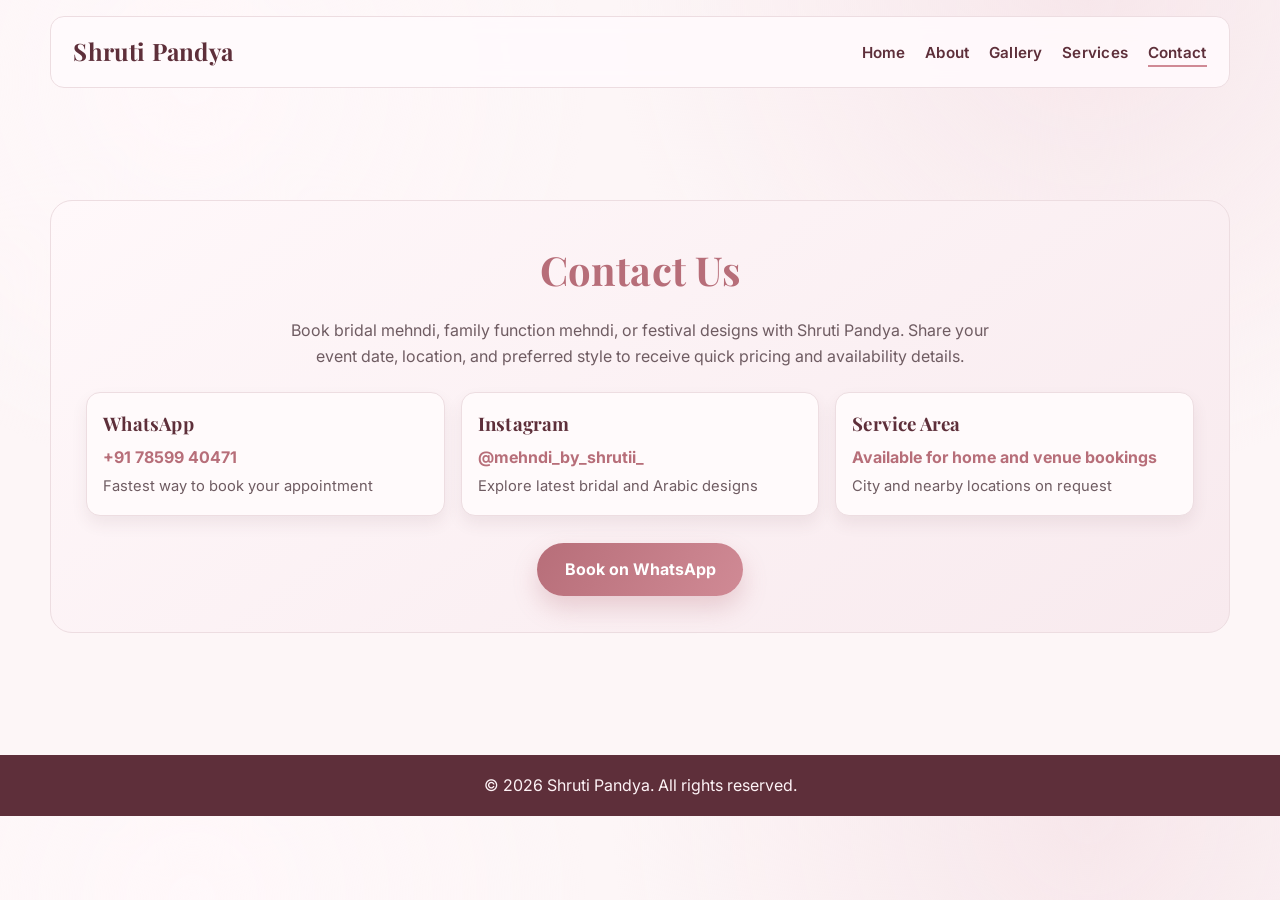
<file: contact.html>
<!DOCTYPE html>
<html lang="en">
<head>
  <meta charset="UTF-8">
  <meta name="viewport" content="width=device-width, initial-scale=1.0">
  <title>Contact | Shruti Pandya</title>
  <link rel="stylesheet" href="css/style.css">
  <link href="https://fonts.googleapis.com/css2?family=Playfair+Display:wght@500;700&family=Inter&display=swap" rel="stylesheet">
</head>
<body>

<header class="navbar">
  <div class="logo">Shruti Pandya</div>
  <button class="menu-toggle" type="button" aria-expanded="false" aria-controls="site-nav" aria-label="Open menu">
    <span></span>
    <span></span>
    <span></span>
  </button>
  <nav id="site-nav">
    <ul class="nav-links">
      <li><a href="index.html">Home</a></li>
      <li><a href="about.html">About</a></li>
      <li><a href="gallery.html">Gallery</a></li>
      <li><a href="services.html">Services</a></li>
      <li><a href="contact.html" class="active">Contact</a></li>
    </ul>
  </nav>
</header>
<div class="nav-overlay" aria-hidden="true"></div>

<section class="section contact-page">
  <div class="contact-shell">
    <div class="contact-intro">
      <h2 class="section-title contact-title">Contact Us</h2>
      <p>
        Book bridal mehndi, family function mehndi, or festival designs with
        Shruti Pandya. Share your event date, location, and preferred style to
        receive quick pricing and availability details.
      </p>
    </div>

    <div class="contact-grid">
      <a href="https://wa.me/917859940471" class="contact-card" aria-label="Chat on WhatsApp">
        <h3>WhatsApp</h3>
        <p>+91 78599 40471</p>
        <span>Fastest way to book your appointment</span>
      </a>

      <a href="https://instagram.com/mehndi_by_shrutii_" class="contact-card" target="_blank" rel="noopener noreferrer">
        <h3>Instagram</h3>
        <p>@mehndi_by_shrutii_</p>
        <span>Explore latest bridal and Arabic designs</span>
      </a>

      <div class="contact-card">
        <h3>Service Area</h3>
        <p>Available for home and venue bookings</p>
        <span>City and nearby locations on request</span>
      </div>
    </div>

    <div class="contact-cta-wrap">
      <a href="https://wa.me/917859940471" class="btn">Book on WhatsApp</a>
    </div>
  </div>
</section>

<footer class="footer">
  <p>&copy; 2026 Shruti Pandya. All rights reserved.</p>
</footer>

<script src="js/nav.js" defer></script>
<script src="js/image-preview.js" defer></script>
</body>
</html>
</file>
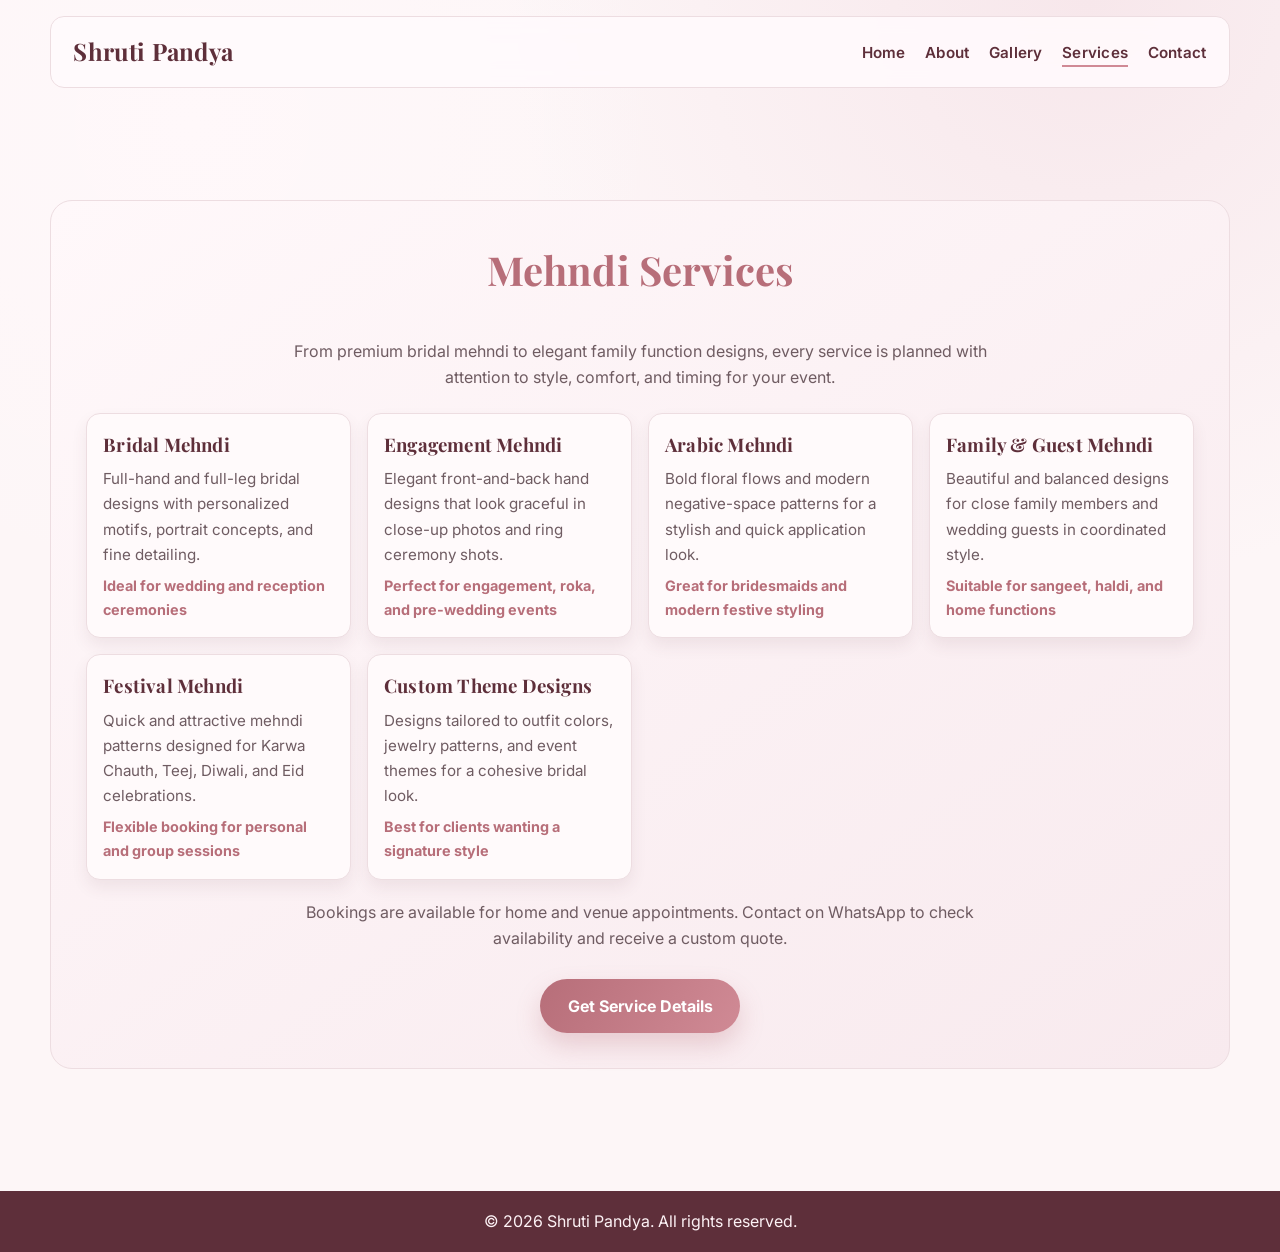
<file: services.html>
<!DOCTYPE html>
<html lang="en">
<head>
  <meta charset="UTF-8">
  <meta name="viewport" content="width=device-width, initial-scale=1.0">
  <title>Services | Shruti Pandya</title>
  <link rel="stylesheet" href="css/style.css">
  <link href="https://fonts.googleapis.com/css2?family=Playfair+Display:wght@500;700&family=Inter&display=swap" rel="stylesheet">
</head>
<body>

<header class="navbar">
  <div class="logo">Shruti Pandya</div>
  <button class="menu-toggle" type="button" aria-expanded="false" aria-controls="site-nav" aria-label="Open menu">
    <span></span>
    <span></span>
    <span></span>
  </button>
  <nav id="site-nav">
    <ul class="nav-links">
      <li><a href="index.html">Home</a></li>
      <li><a href="about.html">About</a></li>
      <li><a href="gallery.html">Gallery</a></li>
      <li><a href="services.html" class="active">Services</a></li>
      <li><a href="contact.html">Contact</a></li>
    </ul>
  </nav>
</header>
<div class="nav-overlay" aria-hidden="true"></div>

<section class="section services-page">
  <div class="services-shell">
    <div class="services-intro">
      <h2 class="section-title services-title">Mehndi Services</h2>
      <p>
        From premium bridal mehndi to elegant family function designs, every
        service is planned with attention to style, comfort, and timing for your event.
      </p>
    </div>

    <div class="services-list-grid">
      <article class="service-offer">
        <h3>Bridal Mehndi</h3>
        <p>Full-hand and full-leg bridal designs with personalized motifs, portrait concepts, and fine detailing.</p>
        <span>Ideal for wedding and reception ceremonies</span>
      </article>

      <article class="service-offer">
        <h3>Engagement Mehndi</h3>
        <p>Elegant front-and-back hand designs that look graceful in close-up photos and ring ceremony shots.</p>
        <span>Perfect for engagement, roka, and pre-wedding events</span>
      </article>

      <article class="service-offer">
        <h3>Arabic Mehndi</h3>
        <p>Bold floral flows and modern negative-space patterns for a stylish and quick application look.</p>
        <span>Great for bridesmaids and modern festive styling</span>
      </article>

      <article class="service-offer">
        <h3>Family & Guest Mehndi</h3>
        <p>Beautiful and balanced designs for close family members and wedding guests in coordinated style.</p>
        <span>Suitable for sangeet, haldi, and home functions</span>
      </article>

      <article class="service-offer">
        <h3>Festival Mehndi</h3>
        <p>Quick and attractive mehndi patterns designed for Karwa Chauth, Teej, Diwali, and Eid celebrations.</p>
        <span>Flexible booking for personal and group sessions</span>
      </article>

      <article class="service-offer">
        <h3>Custom Theme Designs</h3>
        <p>Designs tailored to outfit colors, jewelry patterns, and event themes for a cohesive bridal look.</p>
        <span>Best for clients wanting a signature style</span>
      </article>
    </div>

    <div class="services-note">
      <p>
        Bookings are available for home and venue appointments. Contact on WhatsApp to check availability and receive a custom quote.
      </p>
      <a href="https://wa.me/917859940471" class="btn">Get Service Details</a>
    </div>
  </div>
</section>

<footer class="footer">
  <p>&copy; 2026 Shruti Pandya. All rights reserved.</p>
</footer>

<script src="js/nav.js" defer></script>
<script src="js/image-preview.js" defer></script>
</body>
</html>
</file>
<file: css/style.css>
:root {
  --henna-dark: #5e2f3a;
  --henna-brown: #b76e79;
  --saffron: #d08a95;
  --sand: #fdf6f7;
  --card: #fffafb;
  --text: #2f2327;
  --muted: #6f5c62;
  --border: #eddde1;
  --white: #ffffff;
}

* {
  margin: 0;
  padding: 0;
  box-sizing: border-box;
}

html {
  scroll-behavior: smooth;
}

body {
  font-family: "Inter", sans-serif;
  font-size: 16px;
  color: var(--text);
  background:
    radial-gradient(circle at 15% 10%, #fff8fa 0%, transparent 30%),
    radial-gradient(circle at 85% 0%, #f7e7eb 0%, transparent 35%),
    var(--sand);
  line-height: 1.65;
  overflow-x: hidden;
}

h1,
h2,
h3,
.logo {
  font-family: "Playfair Display", serif;
  letter-spacing: 0.2px;
}

a {
  text-decoration: none;
}

img {
  max-width: 100%;
  display: block;
}

img.previewable-image {
  cursor: zoom-in;
}

.section {
  width: min(1180px, 100% - 2.5rem);
  margin-inline: auto;
  padding: clamp(60px, 8vw, 90px) 0;
}

.section-title {
  text-align: center;
  color: var(--henna-brown);
  font-size: clamp(1.8rem, 3.4vw, 2.5rem);
  margin-bottom: 2.2rem;
}

.navbar {
  position: sticky;
  top: 0;
  z-index: 1200;
  display: flex;
  align-items: center;
  justify-content: space-between;
  gap: 1rem;
  width: min(1180px, 100% - 2.5rem);
  margin: 1rem auto 0;
  padding: 0.95rem 1.4rem;
  border: 1px solid var(--border);
  border-radius: 14px;
  background: rgba(255, 250, 252, 0.9);
  backdrop-filter: blur(10px);
}

.navbar nav {
  width: auto;
}

.logo {
  color: var(--henna-dark);
  font-size: 1.5rem;
  font-weight: 700;
}

.menu-toggle {
  display: none;
  border: 1px solid var(--border);
  background: #fff5f8;
  border-radius: 10px;
  width: 44px;
  height: 40px;
  padding: 9px 8px;
  cursor: pointer;
}

.menu-toggle span {
  display: block;
  width: 100%;
  height: 2px;
  background: var(--henna-dark);
  border-radius: 20px;
  transition: transform 0.25s ease, opacity 0.2s ease;
}

.menu-toggle span + span {
  margin-top: 6px;
}

.nav-overlay {
  position: fixed;
  inset: 0;
  background: rgba(47, 35, 39, 0.45);
  opacity: 0;
  pointer-events: none;
  transition: opacity 0.25s ease;
  z-index: 1100;
}

p {
  font-size: clamp(1rem, 1.1vw, 1.08rem);
}

.nav-links {
  list-style: none;
  display: flex;
  flex-wrap: wrap;
  justify-content: flex-end;
  gap: 1.2rem;
}

.nav-links a {
  color: var(--henna-dark);
  font-weight: 600;
  font-size: 0.95rem;
  letter-spacing: 0.3px;
  position: relative;
}

.nav-links a::after {
  content: "";
  position: absolute;
  left: 0;
  bottom: -5px;
  width: 0;
  height: 2px;
  background: var(--saffron);
  transition: width 0.25s ease;
}

.nav-links a:hover::after,
.nav-links a.active::after {
  width: 100%;
}

.btn {
  display: inline-flex;
  align-items: center;
  justify-content: center;
  margin-top: 1.7rem;
  padding: 0.85rem 1.7rem;
  border-radius: 999px;
  background: linear-gradient(120deg, var(--henna-brown), var(--saffron));
  color: var(--white);
  font-weight: 700;
  box-shadow: 0 12px 24px rgba(183, 110, 121, 0.28);
  transition: transform 0.22s ease, box-shadow 0.22s ease;
}

.btn:hover {
  transform: translateY(-2px);
  box-shadow: 0 14px 28px rgba(183, 110, 121, 0.34);
}

.hero {
  display: grid;
  grid-template-columns: 1.05fr 1fr;
  gap: clamp(1.6rem, 4vw, 3rem);
  align-items: center;
  border-radius: 22px;
  background: linear-gradient(145deg, #fff1f4, #f2dbe1);
  border: 1px solid #e7c8cf;
  padding: clamp(2rem, 5vw, 3.2rem);
  margin-top: 1.4rem;
}

.hero-text h1 {
  color: var(--henna-dark);
  font-size: clamp(2rem, 4.2vw, 3.2rem);
  letter-spacing: 0.2px;
  line-height: 1.2;
  margin-bottom: 1rem;
}

.hero-text p {
  color: var(--muted);
  font-size: clamp(1.02rem, 1.2vw, 1.14rem);
  max-width: 60ch;
}

.hero-gallery {
  display: grid;
  grid-template-columns: repeat(3, minmax(110px, 1fr));
  gap: 0.9rem;
}

.hero-gallery img {
  width: 100%;
  aspect-ratio: 3 / 4;
  object-fit: cover;
  border-radius: 14px;
  border: 4px solid #fff7f9;
  box-shadow: 0 14px 25px rgba(94, 47, 58, 0.18);
}

.intro-text {
  max-width: 760px;
  margin-inline: auto;
  text-align: center;
  color: var(--muted);
}

.services-grid,
.why-grid,
.gallery-grid {
  display: grid;
  grid-template-columns: repeat(auto-fit, minmax(220px, 1fr));
  gap: 1.2rem;
}

.service-card,
.why-card {
  background: var(--card);
  border: 1px solid var(--border);
  border-radius: 14px;
  padding: 1.4rem 1.2rem;
  text-align: center;
  font-weight: 600;
  box-shadow: 0 8px 18px rgba(94, 47, 58, 0.08);
  transition: transform 0.2s ease, box-shadow 0.2s ease;
}

.service-card {
  overflow: hidden;
}

.service-card img {
  width: 100%;
  margin: 0 0 0.9rem;
  height: 205px;
  object-fit: contain;
  background: #fff7f9;
  border: 1px solid var(--border);
  border-radius: 10px;
  padding: 0.35rem;
}

.service-card strong {
  display: block;
  color: var(--henna-dark);
  font-family: "Playfair Display", serif;
  font-size: 1.1rem;
}

.service-card:hover,
.why-card:hover {
  transform: translateY(-3px);
  box-shadow: 0 14px 22px rgba(94, 47, 58, 0.13);
}

.gallery-grid img {
  height: 280px;
  object-fit: cover;
  border-radius: 14px;
  border: 1px solid var(--border);
  box-shadow: 0 10px 20px rgba(94, 47, 58, 0.1);
}

.about-page {
  margin-top: 1.4rem;
}

.about-layout {
  display: grid;
  grid-template-columns: minmax(320px, 1.05fr) 1fr;
  gap: clamp(1.3rem, 3vw, 2.4rem);
  align-items: center;
  background: linear-gradient(150deg, #fff5f7, #f7e7ec);
  border: 1px solid var(--border);
  border-radius: 22px;
  padding: clamp(1.4rem, 3vw, 2.2rem);
}

.about-image-grid {
  display: grid;
  grid-template-columns: repeat(3, minmax(0, 1fr));
  gap: 0.55rem;
}

.about-image-grid img {
  width: 100%;
  height: auto;
  object-fit: contain;
  background: #fff8fa;
  border-radius: 10px;
  border: 1px solid #e9d3d9;
  box-shadow: 0 8px 16px rgba(94, 47, 58, 0.12);
  padding: 0.25rem;
}

.about-title {
  color: var(--henna-dark);
  font-size: clamp(1.9rem, 3.2vw, 2.5rem);
  margin-bottom: 0.9rem;
}

.about-text p {
  color: var(--muted);
}

.about-text p + p {
  margin-top: 0.8rem;
}

.intro-text + .intro-text {
  margin-top: 0.8rem;
}

.about-highlights {
  margin-top: 1.3rem;
  display: grid;
  grid-template-columns: repeat(auto-fit, minmax(180px, 1fr));
  gap: 0.8rem;
}

.about-point {
  background: var(--card);
  border: 1px solid var(--border);
  border-radius: 12px;
  padding: 0.9rem 0.85rem;
}

.about-point h3 {
  color: var(--henna-brown);
  font-size: 1.05rem;
  margin-bottom: 0.3rem;
}

.about-point p {
  font-size: 0.95rem;
}

.contact-page {
  margin-top: 1.4rem;
}

.contact-shell {
  border: 1px solid var(--border);
  border-radius: 22px;
  background: linear-gradient(145deg, #fff8fa, #f8eaee);
  padding: clamp(1.4rem, 3vw, 2.2rem);
}

.contact-title {
  margin-bottom: 0.9rem;
}

.contact-intro p {
  max-width: 70ch;
  margin: 0 auto;
  text-align: center;
  color: var(--muted);
}

.contact-grid {
  margin-top: 1.4rem;
  display: grid;
  grid-template-columns: repeat(auto-fit, minmax(220px, 1fr));
  gap: 1rem;
}

.contact-card {
  background: var(--card);
  border: 1px solid var(--border);
  border-radius: 14px;
  padding: 1rem;
  color: var(--text);
  box-shadow: 0 8px 16px rgba(94, 47, 58, 0.08);
  transition: transform 0.2s ease, box-shadow 0.2s ease;
}

.contact-card h3 {
  color: var(--henna-dark);
  margin-bottom: 0.25rem;
}

.contact-card p {
  color: var(--henna-brown);
  font-weight: 700;
  margin-bottom: 0.25rem;
}

.contact-card span {
  display: block;
  color: var(--muted);
  font-size: 0.92rem;
}

.contact-card:hover {
  transform: translateY(-3px);
  box-shadow: 0 14px 24px rgba(94, 47, 58, 0.12);
}

.contact-cta-wrap {
  text-align: center;
}

.services-page,
.gallery-page {
  margin-top: 1.4rem;
}

.services-shell,
.gallery-shell {
  border: 1px solid var(--border);
  border-radius: 22px;
  background: linear-gradient(145deg, #fff8fa, #f8eaee);
  padding: clamp(1.4rem, 3vw, 2.2rem);
}

.services-intro p,
.gallery-intro p {
  max-width: 72ch;
  margin: 0 auto;
  text-align: center;
  color: var(--muted);
}

.services-list-grid {
  margin-top: 1.4rem;
  display: grid;
  grid-template-columns: repeat(auto-fit, minmax(230px, 1fr));
  gap: 1rem;
}

.service-offer {
  background: var(--card);
  border: 1px solid var(--border);
  border-radius: 14px;
  padding: 1rem;
  box-shadow: 0 8px 16px rgba(94, 47, 58, 0.08);
  transition: transform 0.2s ease, box-shadow 0.2s ease;
}

.service-offer h3 {
  color: var(--henna-dark);
  margin-bottom: 0.35rem;
}

.service-offer p {
  color: var(--muted);
  font-size: 0.95rem;
  margin-bottom: 0.45rem;
}

.service-offer span {
  display: block;
  color: var(--henna-brown);
  font-size: 0.9rem;
  font-weight: 700;
}

.service-offer:hover {
  transform: translateY(-3px);
  box-shadow: 0 14px 24px rgba(94, 47, 58, 0.12);
}

.services-note {
  margin-top: 1.2rem;
  text-align: center;
}

.services-note p {
  color: var(--muted);
  max-width: 70ch;
  margin: 0 auto;
}

.gallery-showcase {
  margin-top: 1.5rem;
  display: grid;
  grid-template-columns: repeat(auto-fit, minmax(220px, 1fr));
  gap: 1rem;
}

.gallery-item {
  margin: 0;
  background: var(--card);
  border: 1px solid var(--border);
  border-radius: 14px;
  overflow: hidden;
  box-shadow: 0 10px 20px rgba(94, 47, 58, 0.1);
  transition: transform 0.2s ease, box-shadow 0.2s ease;
}

.gallery-item img {
  width: 100%;
  aspect-ratio: 4 / 5;
  object-fit: cover;
  border: none;
  border-radius: 0;
  box-shadow: none;
  transition: transform 0.3s ease;
}

.gallery-item:hover {
  transform: translateY(-3px);
  box-shadow: 0 14px 24px rgba(94, 47, 58, 0.14);
}

.gallery-item:hover img {
  transform: scale(1.04);
}

.cta {
  text-align: center;
  border-radius: 18px;
  border: 1px solid #e6c8cf;
  background: linear-gradient(140deg, #a25f6d, #c88893);
  color: var(--white);
}

.cta h2 {
  font-size: clamp(1.7rem, 3.2vw, 2.3rem);
}

.cta .btn {
  background: var(--white);
  color: var(--henna-brown);
  box-shadow: none;
}

.footer {
  margin-top: 2rem;
  padding: 1.1rem;
  text-align: center;
  color: #fdf2f5;
  background: var(--henna-dark);
}

.whatsapp-float {
  position: fixed;
  right: 22px;
  bottom: 22px;
  width: 54px;
  height: 54px;
  border-radius: 50%;
  display: flex;
  align-items: center;
  justify-content: center;
  background: #25d366;
  color: var(--white);
  font-size: 22px;
  box-shadow: 0 8px 18px rgba(0, 0, 0, 0.24);
}

body.lightbox-open {
  overflow: hidden;
}

.image-lightbox {
  position: fixed;
  inset: 0;
  z-index: 2000;
  display: grid;
  place-items: center;
  padding: 1.2rem;
  background: rgba(20, 12, 15, 0.9);
  opacity: 0;
  pointer-events: none;
  transition: opacity 0.2s ease;
}

.image-lightbox.open {
  opacity: 1;
  pointer-events: auto;
}

.lightbox-image {
  max-width: min(960px, 94vw);
  max-height: 88vh;
  border-radius: 12px;
  box-shadow: 0 16px 40px rgba(0, 0, 0, 0.45);
}

.lightbox-close {
  position: absolute;
  top: 18px;
  right: 22px;
  width: 42px;
  height: 42px;
  border: none;
  border-radius: 50%;
  background: rgba(255, 255, 255, 0.18);
  color: #fff;
  font-size: 2rem;
  line-height: 1;
  cursor: pointer;
}

@media (max-width: 1024px) {
  .hero {
    grid-template-columns: 1fr 1fr;
    gap: 1.3rem;
    padding: 1.5rem;
  }

  .hero-text h1 {
    font-size: clamp(1.9rem, 4.6vw, 2.6rem);
  }

  .hero-gallery {
    grid-template-columns: repeat(3, minmax(88px, 1fr));
    gap: 0.7rem;
    max-width: 520px;
    margin-inline: auto;
  }
}

@media (max-width: 900px) {
  .hero {
    grid-template-columns: 1fr;
    gap: 1.2rem;
    padding: 1.3rem;
  }

  .hero-text {
    text-align: center;
  }

  .hero-text p {
    margin-inline: auto;
  }

  .hero-gallery {
    grid-template-columns: minmax(0, 1.2fr) minmax(0, 1fr);
    grid-template-rows: repeat(2, minmax(140px, 1fr));
    gap: 0.75rem;
    max-width: 560px;
    margin-inline: auto;
  }

  .hero-gallery img:first-child {
    grid-row: 1 / 3;
    height: 100%;
  }

  .about-layout {
    grid-template-columns: 1fr;
  }
}

@media (max-width: 768px) {
  .navbar {
    width: min(1180px, 100% - 1.2rem);
    align-items: center;
    padding: 0.8rem 0.9rem;
  }

  .menu-toggle {
    display: inline-block;
    margin-left: auto;
    position: relative;
    z-index: 1200;
  }

  .navbar nav {
    position: fixed;
    top: 0;
    right: 0;
    height: 100dvh;
    width: min(84vw, 320px);
    padding: 5.2rem 1rem 1.2rem;
    background: #fffafb;
    border-left: 1px solid var(--border);
    box-shadow: -10px 0 25px rgba(47, 35, 39, 0.12);
    transform: translateX(calc(100% + 14px));
    visibility: hidden;
    pointer-events: none;
    transition: transform 0.28s ease, visibility 0s linear 0.28s;
    z-index: 1100;
  }

  .nav-links {
    width: 100%;
    flex-direction: column;
    justify-content: flex-start;
    gap: 0.55rem;
  }

  .nav-links li {
    text-align: left;
  }

  .nav-links a {
    display: block;
    padding: 0.55rem 0.7rem;
    border-radius: 10px;
    background: #fff4f8;
    border: 1px solid var(--border);
  }

  .nav-links a::after {
    display: none;
  }

  .nav-links a.active {
    background: #f7dce4;
    border-color: #e3bec9;
  }

  body.nav-open {
    overflow: hidden;
  }

  body.nav-open .navbar nav {
    transform: translateX(0);
    visibility: visible;
    pointer-events: auto;
    transition: transform 0.28s ease;
  }

  body.nav-open .nav-overlay {
    opacity: 1;
    pointer-events: auto;
  }

  body.nav-open .menu-toggle span:nth-child(1) {
    transform: translateY(8px) rotate(45deg);
  }

  body.nav-open .menu-toggle span:nth-child(2) {
    opacity: 0;
  }

  body.nav-open .menu-toggle span:nth-child(3) {
    transform: translateY(-8px) rotate(-45deg);
  }

  .section {
    width: min(1180px, 100% - 1.2rem);
    padding: 56px 0;
  }

  .hero {
    margin-top: 1rem;
    padding: 1.1rem;
  }

  .hero-gallery {
    grid-template-columns: minmax(0, 1.2fr) minmax(0, 1fr);
    grid-template-rows: repeat(2, minmax(120px, 1fr));
    gap: 0.65rem;
    max-width: 420px;
    margin-inline: auto;
  }

  .hero-gallery img {
    aspect-ratio: 4 / 5;
  }
}

@media (max-width: 560px) {
  .logo {
    font-size: 1.3rem;
  }

  .hero-text h1 {
    font-size: clamp(1.55rem, 7.6vw, 2rem);
  }

  .hero-text p {
    font-size: 0.98rem;
  }

  .about-image-grid {
    grid-template-columns: repeat(2, minmax(0, 1fr));
  }
}

@media (max-width: 380px) {
}
</file>
